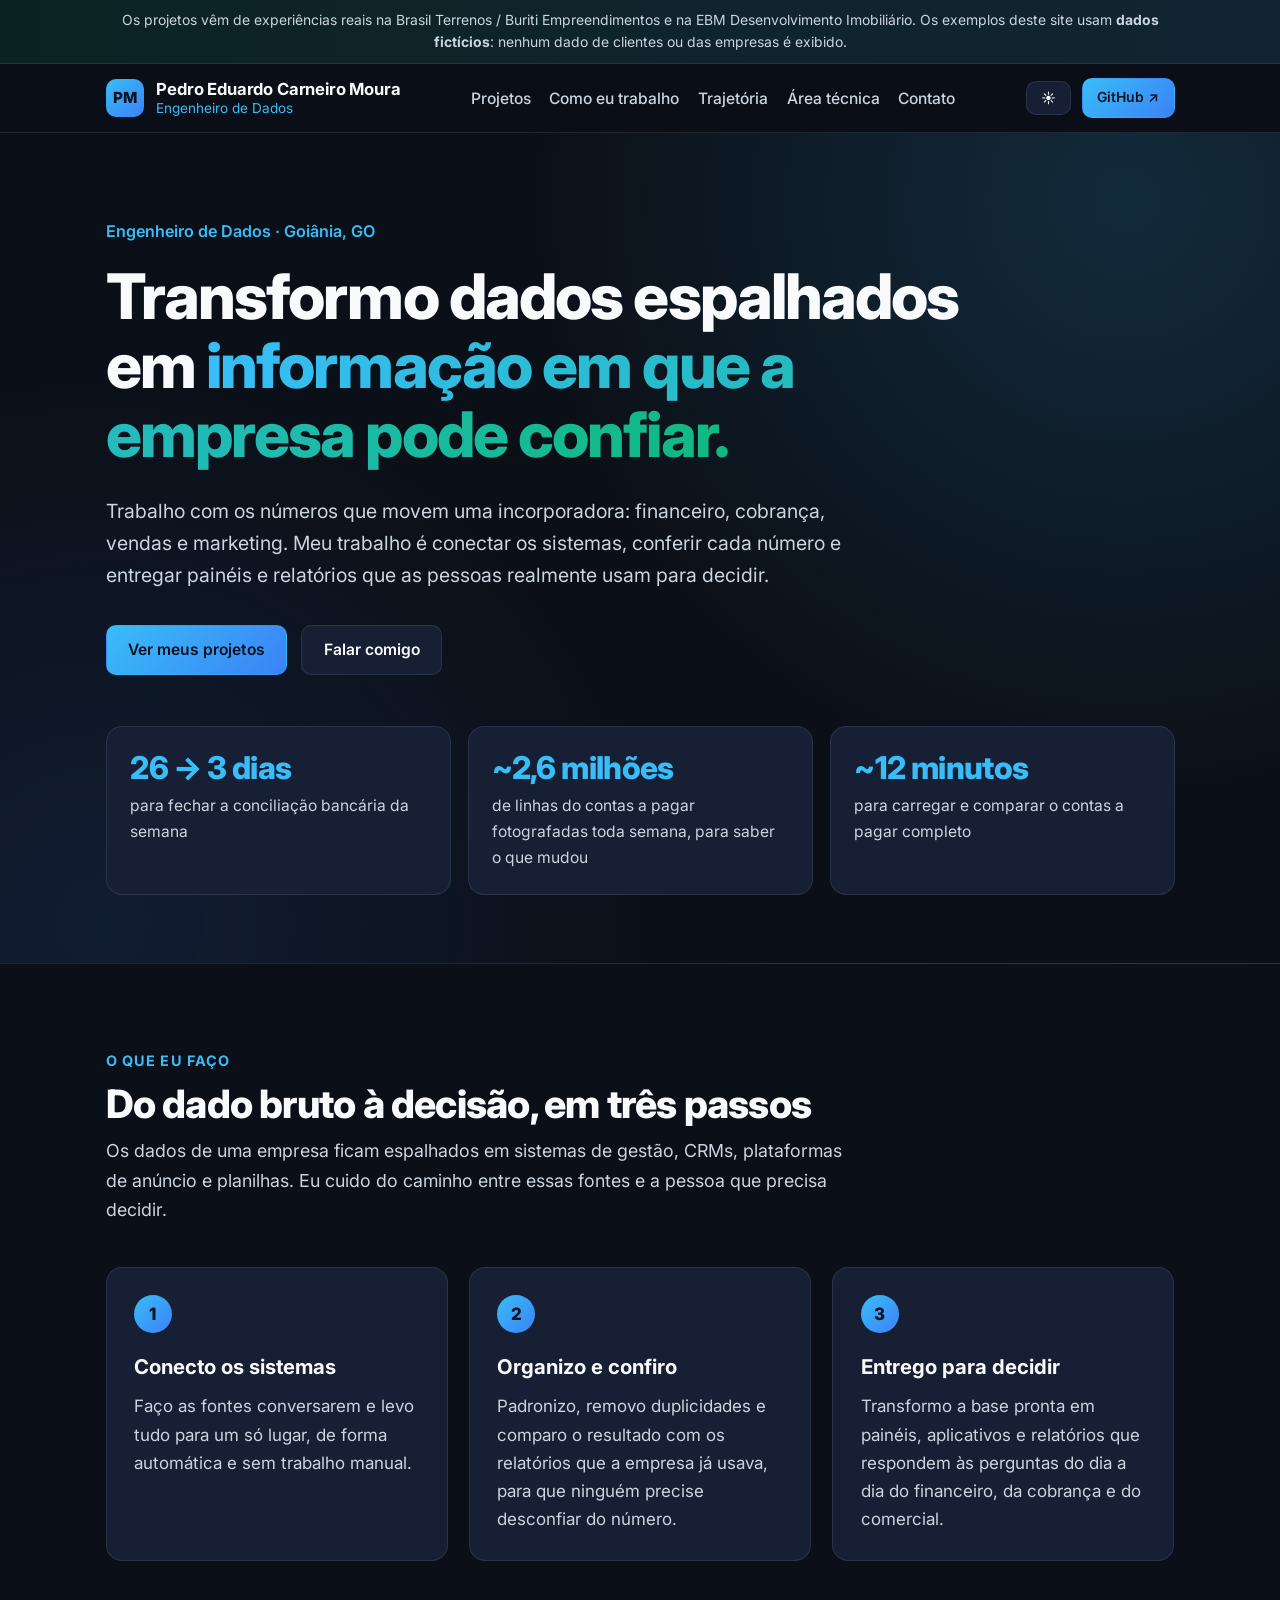
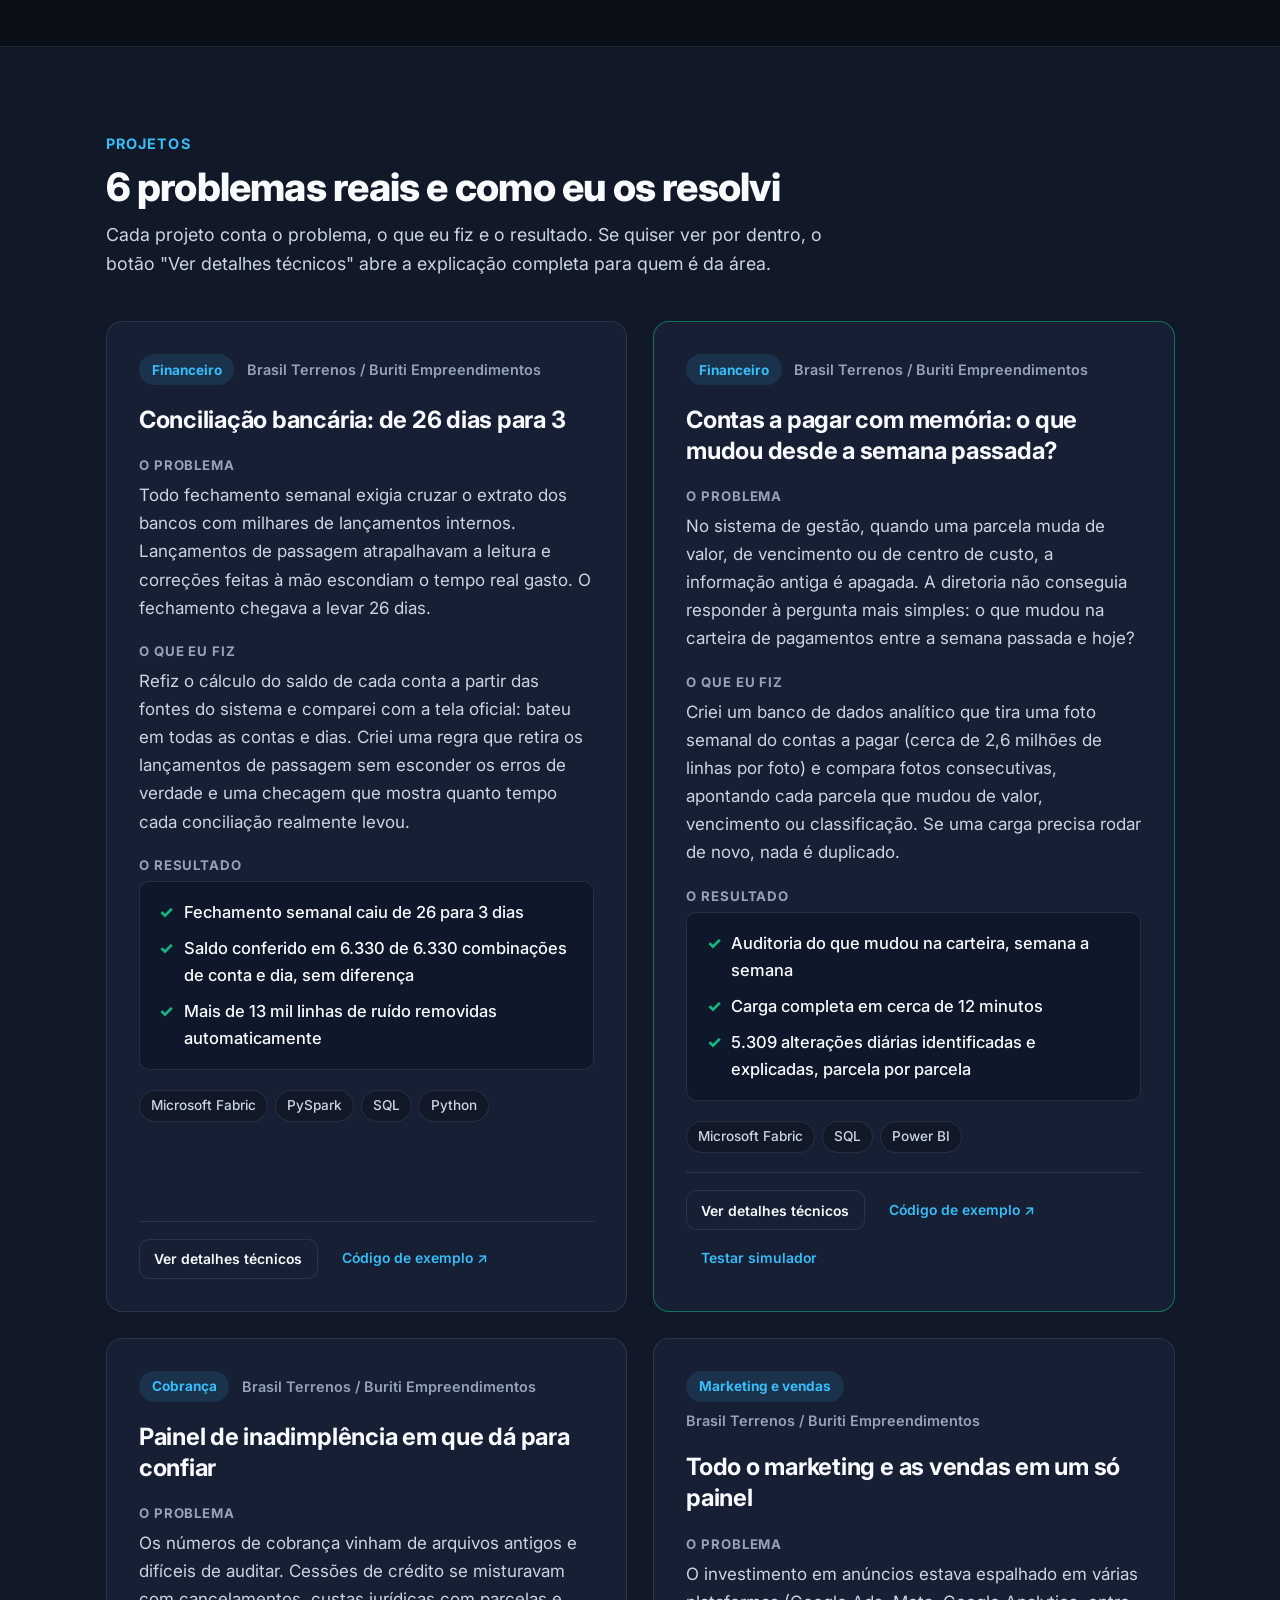
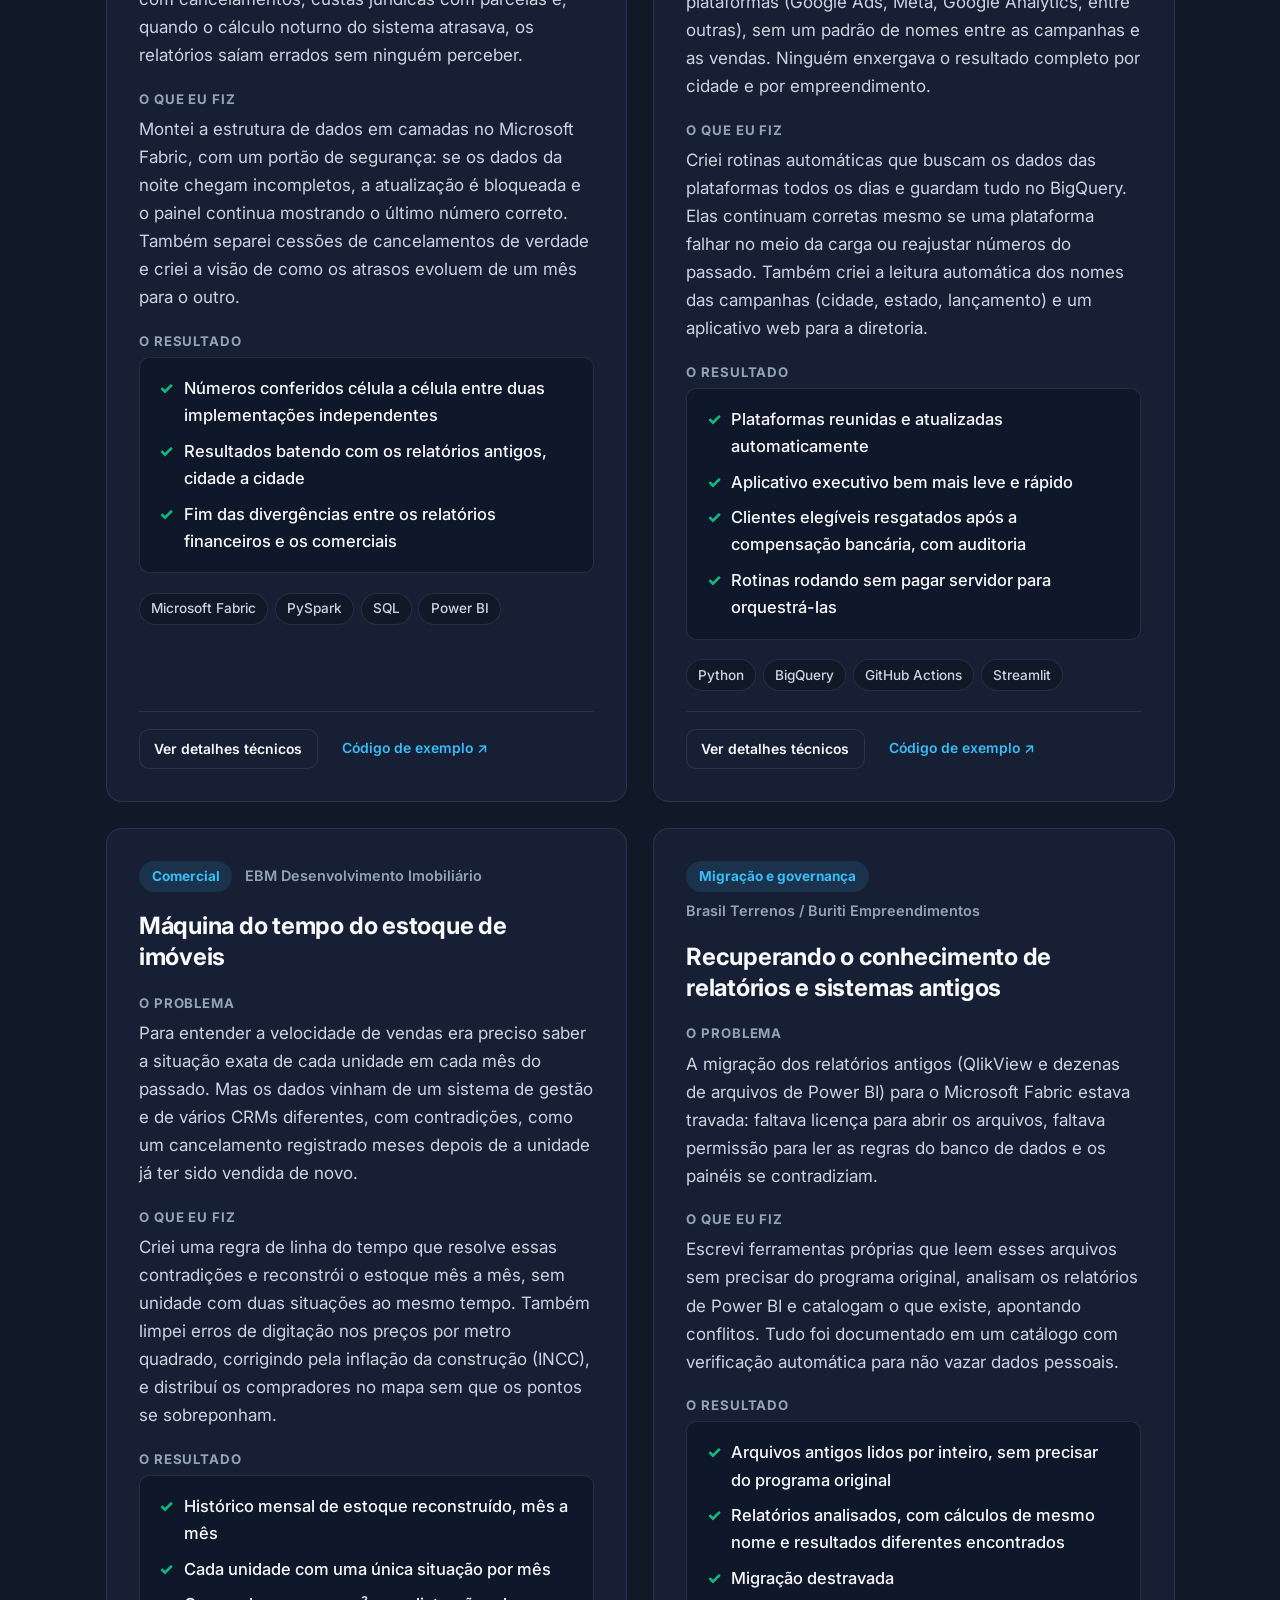
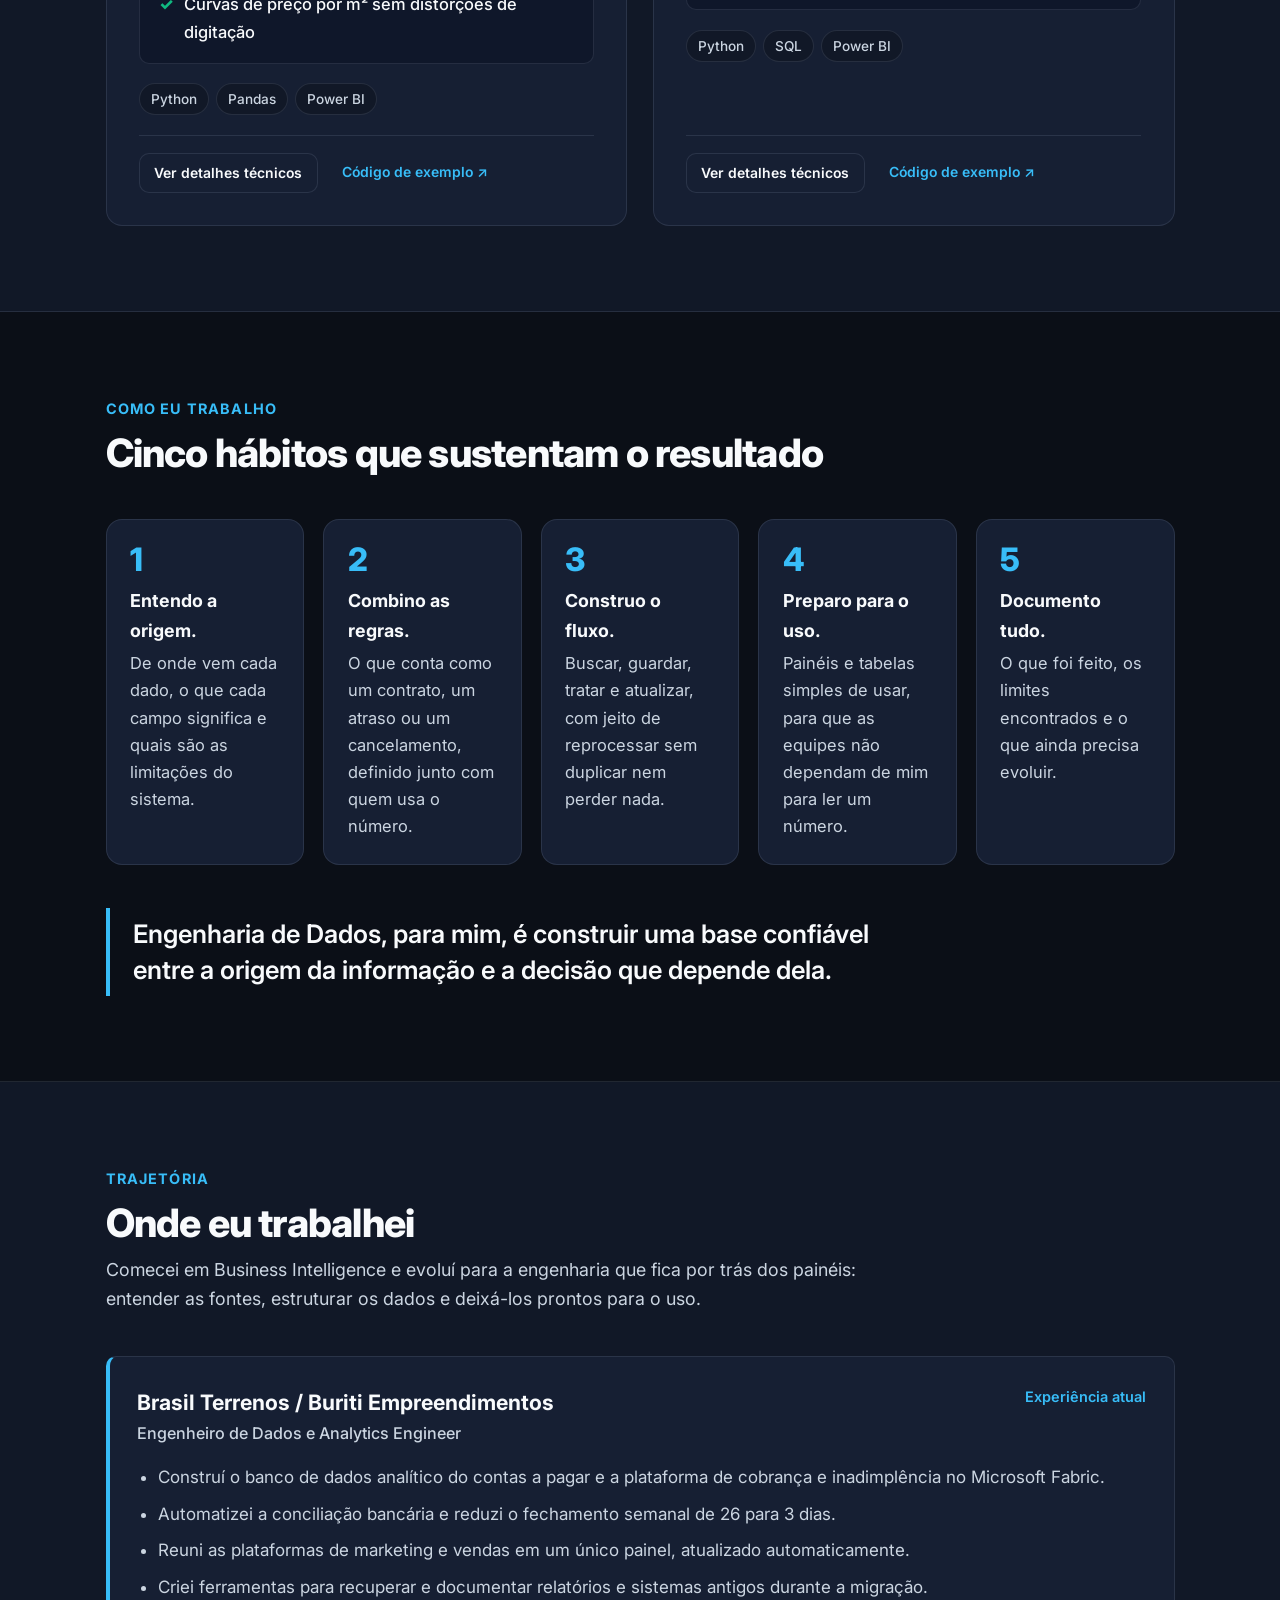
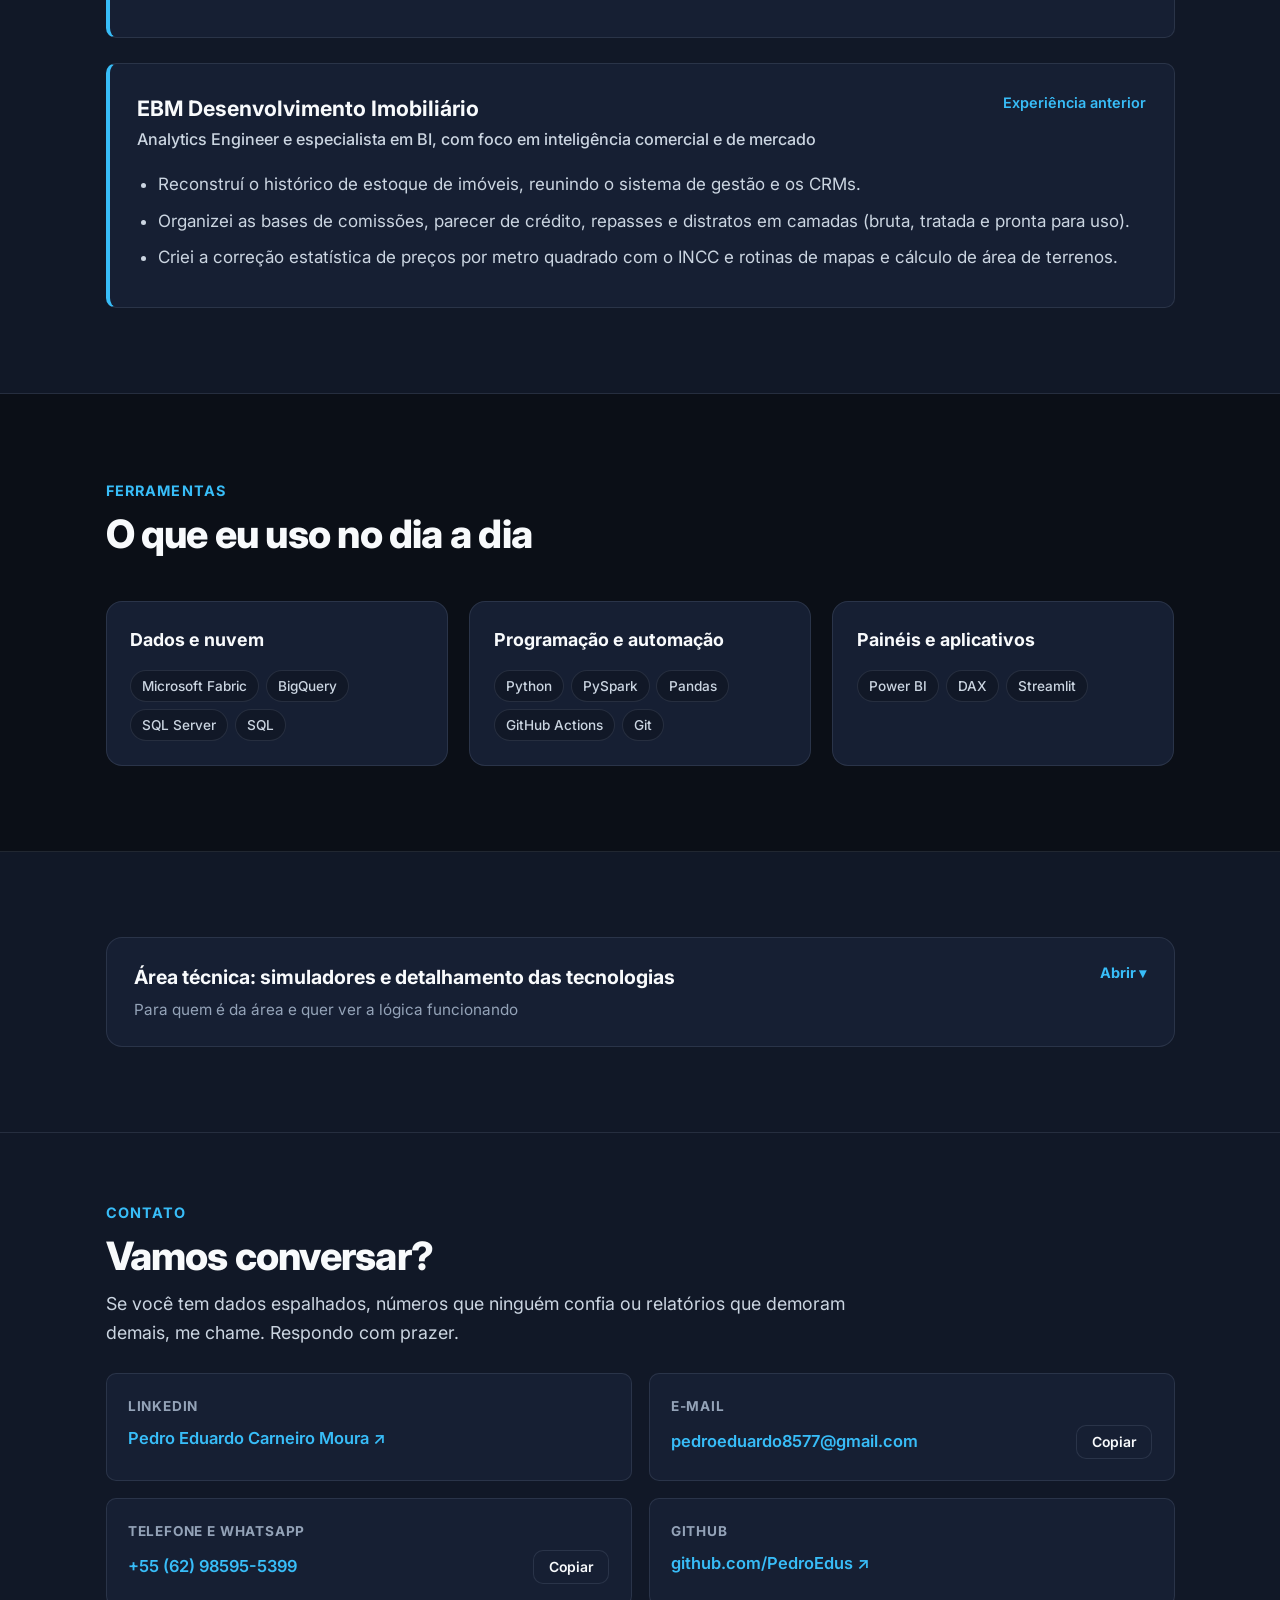
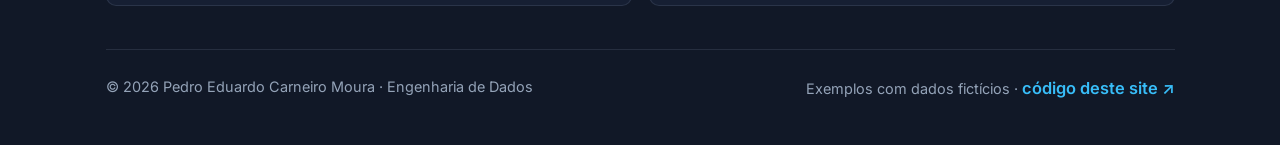
<file: portfolio-site/index.html>
<!DOCTYPE html>
<html lang="pt-BR" data-theme="dark">
<head>
  <meta charset="UTF-8" />
  <meta name="viewport" content="width=device-width, initial-scale=1.0" />
  <title>Pedro Eduardo Carneiro Moura | Engenheiro de Dados</title>
  <meta name="description" content="Engenheiro de Dados em Goiânia. Conecto os sistemas da empresa, confiro os números e entrego painéis e relatórios confiáveis para financeiro, cobrança, vendas e marketing." />
  <meta name="theme-color" content="#0b0f17" />
  <link rel="canonical" href="https://pedroedus.github.io/portifolio/" />

  <meta property="og:type" content="website" />
  <meta property="og:locale" content="pt_BR" />
  <meta property="og:title" content="Pedro Eduardo Carneiro Moura | Engenheiro de Dados" />
  <meta property="og:description" content="Transformo dados espalhados em informação em que a empresa pode confiar. Veja 6 projetos explicados em linguagem simples." />
  <meta property="og:url" content="https://pedroedus.github.io/portifolio/" />
  <meta property="og:image" content="https://pedroedus.github.io/portifolio/assets/img/og.jpg" />
  <meta property="og:image:width" content="1200" />
  <meta property="og:image:height" content="630" />
  <meta name="twitter:card" content="summary_large_image" />

  <link rel="preconnect" href="https://fonts.googleapis.com">
  <link rel="preconnect" href="https://fonts.gstatic.com" crossorigin>
  <link href="https://fonts.googleapis.com/css2?family=Inter:wght@400;500;600;700;800&family=JetBrains+Mono:wght@400;600;700&display=swap" rel="stylesheet">
  <link rel="stylesheet" href="assets/css/styles.css" />
</head>
<body>

  <div class="topnote">
    <div class="container">
      Os projetos vêm de experiências reais na Brasil Terrenos / Buriti Empreendimentos e na EBM Desenvolvimento Imobiliário. Os exemplos deste site usam <strong>dados fictícios</strong>: nenhum dado de clientes ou das empresas é exibido.
    </div>
  </div>

  <header class="navbar">
    <div class="container nav-inner">
      <a href="#topo" class="brand">
        <div class="brand-mark">PM</div>
        <div class="brand-text">
          <span class="brand-name">Pedro Eduardo Carneiro Moura</span>
          <span class="brand-role">Engenheiro de Dados</span>
        </div>
      </a>

      <nav aria-label="Seções do site">
        <ul class="nav-links">
          <li><a href="#projetos">Projetos</a></li>
          <li><a href="#como-trabalho">Como eu trabalho</a></li>
          <li><a href="#trajetoria">Trajetória</a></li>
          <li><a href="#area-tecnica" onclick="openTechArea()">Área técnica</a></li>
          <li><a href="#contato">Contato</a></li>
        </ul>
      </nav>

      <div class="nav-actions">
        <button id="theme-toggle-btn" type="button" class="btn btn-outline btn-sm" onclick="toggleTheme()" aria-label="Alternar entre tema claro e escuro" title="Alternar tema"><span class="theme-icon" aria-hidden="true">☀</span><span class="theme-text"> Modo claro</span></button>
        <a href="https://github.com/PedroEdus" target="_blank" rel="noopener noreferrer" class="btn btn-primary btn-sm">GitHub ↗</a>
      </div>
    </div>
  </header>

  <main>
    <section id="topo" class="hero">
      <div class="container">
        <p class="hero-eyebrow">Engenheiro de Dados · Goiânia, GO</p>
        <h1 class="hero-title">
          Transformo dados espalhados em <span>informação em que a empresa pode confiar.</span>
        </h1>
        <p class="hero-subtitle">
          Trabalho com os números que movem uma incorporadora: financeiro, cobrança, vendas e marketing. Meu trabalho é conectar os sistemas, conferir cada número e entregar painéis e relatórios que as pessoas realmente usam para decidir.
        </p>

        <div class="hero-actions">
          <a href="#projetos" class="btn btn-primary">Ver meus projetos</a>
          <a href="#contato" class="btn btn-outline">Falar comigo</a>
        </div>

        <div class="numbers" aria-label="Alguns resultados">
          <div class="number-card">
            <div class="number-value">26 → 3 dias</div>
            <div class="number-label">para fechar a conciliação bancária da semana</div>
          </div>
          <div class="number-card">
            <div class="number-value">~2,6 milhões</div>
            <div class="number-label">de linhas do contas a pagar fotografadas toda semana, para saber o que mudou</div>
          </div>
          <div class="number-card">
            <div class="number-value">~12 minutos</div>
            <div class="number-label">para carregar e comparar o contas a pagar completo</div>
          </div>
        </div>
      </div>
    </section>

    <section id="o-que-faco" class="section">
      <div class="container">
        <div class="section-header">
          <span class="section-tag">O que eu faço</span>
          <h2 class="section-title">Do dado bruto à decisão, em três passos</h2>
          <p class="section-desc">
            Os dados de uma empresa ficam espalhados em sistemas de gestão, CRMs, plataformas de anúncio e planilhas. Eu cuido do caminho entre essas fontes e a pessoa que precisa decidir.
          </p>
        </div>

        <div class="steps">
          <div class="step-card">
            <div class="step-num">1</div>
            <h3>Conecto os sistemas</h3>
            <p>Faço as fontes conversarem e levo tudo para um só lugar, de forma automática e sem trabalho manual.</p>
          </div>
          <div class="step-card">
            <div class="step-num">2</div>
            <h3>Organizo e confiro</h3>
            <p>Padronizo, removo duplicidades e comparo o resultado com os relatórios que a empresa já usava, para que ninguém precise desconfiar do número.</p>
          </div>
          <div class="step-card">
            <div class="step-num">3</div>
            <h3>Entrego para decidir</h3>
            <p>Transformo a base pronta em painéis, aplicativos e relatórios que respondem às perguntas do dia a dia do financeiro, da cobrança e do comercial.</p>
          </div>
        </div>
      </div>
    </section>

    <section id="projetos" class="section alt">
      <div class="container">
        <div class="section-header">
          <span class="section-tag">Projetos</span>
          <h2 class="section-title">6 problemas reais e como eu os resolvi</h2>
          <p class="section-desc">
            Cada projeto conta o problema, o que eu fiz e o resultado. Se quiser ver por dentro, o botão "Ver detalhes técnicos" abre a explicação completa para quem é da área.
          </p>
        </div>

        <div id="projects-grid" class="case-grid"></div>
      </div>
    </section>

    <section id="como-trabalho" class="section">
      <div class="container">
        <div class="section-header">
          <span class="section-tag">Como eu trabalho</span>
          <h2 class="section-title">Cinco hábitos que sustentam o resultado</h2>
        </div>

        <ol class="how">
          <li><strong>Entendo a origem.</strong> De onde vem cada dado, o que cada campo significa e quais são as limitações do sistema.</li>
          <li><strong>Combino as regras.</strong> O que conta como um contrato, um atraso ou um cancelamento, definido junto com quem usa o número.</li>
          <li><strong>Construo o fluxo.</strong> Buscar, guardar, tratar e atualizar, com jeito de reprocessar sem duplicar nem perder nada.</li>
          <li><strong>Preparo para o uso.</strong> Painéis e tabelas simples de usar, para que as equipes não dependam de mim para ler um número.</li>
          <li><strong>Documento tudo.</strong> O que foi feito, os limites encontrados e o que ainda precisa evoluir.</li>
        </ol>

        <blockquote class="quote">
          Engenharia de Dados, para mim, é construir uma base confiável entre a origem da informação e a decisão que depende dela.
        </blockquote>
      </div>
    </section>

    <section id="trajetoria" class="section alt">
      <div class="container">
        <div class="section-header">
          <span class="section-tag">Trajetória</span>
          <h2 class="section-title">Onde eu trabalhei</h2>
          <p class="section-desc">
            Comecei em Business Intelligence e evoluí para a engenharia que fica por trás dos painéis: entender as fontes, estruturar os dados e deixá-los prontos para o uso.
          </p>
        </div>

        <div class="timeline">
          <div class="timeline-card">
            <div class="timeline-meta">
              <div>
                <div class="timeline-company">Brasil Terrenos / Buriti Empreendimentos</div>
                <div class="timeline-role">Engenheiro de Dados e Analytics Engineer</div>
              </div>
              <span class="timeline-period">Experiência atual</span>
            </div>
            <ul class="timeline-list">
              <li>Construí o banco de dados analítico do contas a pagar e a plataforma de cobrança e inadimplência no Microsoft Fabric.</li>
              <li>Automatizei a conciliação bancária e reduzi o fechamento semanal de 26 para 3 dias.</li>
              <li>Reuni as plataformas de marketing e vendas em um único painel, atualizado automaticamente.</li>
              <li>Criei ferramentas para recuperar e documentar relatórios e sistemas antigos durante a migração.</li>
            </ul>
          </div>

          <div class="timeline-card">
            <div class="timeline-meta">
              <div>
                <div class="timeline-company">EBM Desenvolvimento Imobiliário</div>
                <div class="timeline-role">Analytics Engineer e especialista em BI, com foco em inteligência comercial e de mercado</div>
              </div>
              <span class="timeline-period">Experiência anterior</span>
            </div>
            <ul class="timeline-list">
              <li>Reconstruí o histórico de estoque de imóveis, reunindo o sistema de gestão e os CRMs.</li>
              <li>Organizei as bases de comissões, parecer de crédito, repasses e distratos em camadas (bruta, tratada e pronta para uso).</li>
              <li>Criei a correção estatística de preços por metro quadrado com o INCC e rotinas de mapas e cálculo de área de terrenos.</li>
            </ul>
          </div>
        </div>
      </div>
    </section>

    <section id="ferramentas" class="section">
      <div class="container">
        <div class="section-header">
          <span class="section-tag">Ferramentas</span>
          <h2 class="section-title">O que eu uso no dia a dia</h2>
        </div>

        <div class="tool-groups">
          <div class="tool-group">
            <h3>Dados e nuvem</h3>
            <div class="chips">
              <span class="chip">Microsoft Fabric</span><span class="chip">BigQuery</span><span class="chip">SQL Server</span><span class="chip">SQL</span>
            </div>
          </div>
          <div class="tool-group">
            <h3>Programação e automação</h3>
            <div class="chips">
              <span class="chip">Python</span><span class="chip">PySpark</span><span class="chip">Pandas</span><span class="chip">GitHub Actions</span><span class="chip">Git</span>
            </div>
          </div>
          <div class="tool-group">
            <h3>Painéis e aplicativos</h3>
            <div class="chips">
              <span class="chip">Power BI</span><span class="chip">DAX</span><span class="chip">Streamlit</span>
            </div>
          </div>
        </div>
      </div>
    </section>

    <section class="section alt">
      <div class="container">
        <details id="area-tecnica" class="tech-details">
          <summary>
            <span>Área técnica: simuladores e detalhamento das tecnologias</span>
            <small>Para quem é da área e quer ver a lógica funcionando</small>
          </summary>

          <div class="tech-body">
            <h3 class="tech-heading">Simuladores</h3>
            <p class="section-desc">
              Três exemplos que rodam no navegador com dados fictícios: a comparação semanal do contas a pagar, o portão de segurança da atualização de cobrança e a limpeza de lançamentos na conciliação bancária.
            </p>

      <div class="sim-tabs">
        <button class="sim-tab active" onclick="switchSimulatorTab('dw', this)">
          1. DW Financeiro: Snapshots Semanais & Diff Engine (Destaque)
        </button>
        <button class="sim-tab" onclick="switchSimulatorTab('lakehouse', this)">
          2. Lakehouse Recebíveis: Gate ProUAU ≥ 99,5% & Matriz Roll-Rate
        </button>
        <button class="sim-tab" onclick="switchSimulatorTab('conciliacao', this)">
          3. Conciliação Bancária: Pares Tipo 5/6 & Detecção In-Place
        </button>
      </div>

      <div id="simulator-Mount" class="simulator-panel"></div>

            <h3 class="tech-heading">Tecnologias, em detalhe</h3>
            <p class="section-desc">
              Cada tecnologia abaixo está ligada ao projeto em que foi usada.
            </p>

      <div class="stack-columns">
        <div class="stack-group">
          <h3>01 // Cloud Lakehouse & Data Warehousing</h3>
          <div class="stack-item">
            <div class="stack-item-top">
              <span>Microsoft Fabric (Lakehouse & Warehouse)</span>
              <span class="stack-level">Cases 01, 02, 03</span>
            </div>
            <p style="font-size: 0.8rem; color: var(--text-secondary);">Arquitetura Medallion (Bronze/Silver/Gold), Warehouse T-SQL transacional (<code>wh_ctl_inad</code>, <code>wh_dw_financeiro</code>) e Direct Lake.</p>
          </div>
          <div class="stack-item">
            <div class="stack-item-top">
              <span>PySpark & Delta Lake</span>
              <span class="stack-level">Cases 01, 02</span>
            </div>
            <p style="font-size: 0.8rem; color: var(--text-secondary);">Escrita idempotente com <code>replaceWhere</code> para fotos mensais, contratos declarativos e deduplicação distribuída.</p>
          </div>
          <div class="stack-item">
            <div class="stack-item-top">
              <span>T-SQL Avançado (Snapshots, Diff & Contratos)</span>
              <span class="stack-level">Cases 01, 02, 03, 05</span>
            </div>
            <p style="font-size: 0.8rem; color: var(--text-secondary);">Procedures de controle transacional, guarda de contrato via <code>sys.columns</code>, dimensões acumulativas sem órfãos e motor de diff <code>mudanca_parcela</code>.</p>
          </div>
          <div class="stack-item">
            <div class="stack-item-top">
              <span>Google BigQuery & Azure OneLake</span>
              <span class="stack-level">Cases 01, 04</span>
            </div>
            <p style="font-size: 0.8rem; color: var(--text-secondary);">Tabelas particionadas e clusterizadas, <code>MERGE</code> com janela móvel de lookback e leitura colunar Parquet com PyArrow.</p>
          </div>
        </div>

        <div class="stack-group">
          <h3>02 // Engenharia de Software, Ingestão & Automação</h3>
          <div class="stack-item">
            <div class="stack-item-top">
              <span>Python 3.11+ (Pandas 3.0, NumPy Bitwise)</span>
              <span class="stack-level">Cases 01 a 06</span>
            </div>
            <p style="font-size: 0.8rem; color: var(--text-secondary);">Processamento vetorizado, descompactação binária bit-stuffed em NumPy, cache <code>@lru_cache</code> e otimização de tipos categóricos para reduzir o uso de memória.</p>
          </div>
          <div class="stack-item">
            <div class="stack-item-top">
              <span>Orquestração: Fabric Pipelines & GitHub Actions</span>
              <span class="stack-level">Cases 01, 02, 03, 04</span>
            </div>
            <p style="font-size: 0.8rem; color: var(--text-secondary);">Pipelines parametrizados com proteção de fuso horário BRT, cron workflows serverless, backoff exponencial e proteção transacional de watermark.</p>
          </div>
          <div class="stack-item">
            <div class="stack-item-top">
              <span>Integração de APIs (gRPC, Graph, REST, OData4)</span>
              <span class="stack-level">Cases 04, 06</span>
            </div>
            <p style="font-size: 0.8rem; color: var(--text-secondary);">Google Ads v20 (descoberta automática MCC via GAQL), Meta Graph API v19, GA4 Admin/Data API, Publya, QRFY, CRM comercial e BCB OData4 (INCC).</p>
          </div>
          <div class="stack-item">
            <div class="stack-item-top">
              <span>Engenharia de Qualidade & Testes (Pytest)</span>
              <span class="stack-level">Cases 01 a 06</span>
            </div>
            <p style="font-size: 0.8rem; color: var(--text-secondary);">Testes automatizados de paridade célula a célula (6.330 conta×dias na Conciliação), invariantes de estado e bloqueio anti-PII.</p>
          </div>
        </div>

        <div class="stack-group">
          <h3>03 // Analytics Engineering, BI & Data Apps</h3>
          <div class="stack-item">
            <div class="stack-item-top">
              <span>Modelagem Star Schema, Roll-Rate & Coortes</span>
              <span class="stack-level">Cases 01, 02, 03, 06</span>
            </div>
            <p style="font-size: 0.8rem; color: var(--text-secondary);">Modelagem dimensional limpa separando fatos contratuais, custas, cadeias de cessão, matrizes de transição $M \to M+1$ e máquinas de estados temporais.</p>
          </div>
          <div class="stack-item">
            <div class="stack-item-top">
              <span>Power BI Direct Lake, DAX & Formato PBIR/TMDL</span>
              <span class="stack-level">Cases 01, 03, 05</span>
            </div>
            <p style="font-size: 0.8rem; color: var(--text-secondary);">Construção de modelos semânticos Direct Lake (46 medidas DAX no DW Financeiro) e auditoria estática automatizada de medidas DAX.</p>
          </div>
          <div class="stack-item">
            <div class="stack-item-top">
              <span>Streamlit Data Apps & Visualização Executiva</span>
              <span class="stack-level">Case 04</span>
            </div>
            <p style="font-size: 0.8rem; color: var(--text-secondary);">Aplicações analíticas full-stack com funis SVG customizados via Data URI, matrizes hierárquicas HTML/CSS e cache sincronizado com as janelas do ETL.</p>
          </div>
          <div class="stack-item">
            <div class="stack-item-top">
              <span>Estatística Aplicada & Geoprocessamento</span>
              <span class="stack-level">Case 06</span>
            </div>
            <p style="font-size: 0.8rem; color: var(--text-secondary);">Suavização de outliers por faixas com mediana móvel anual e curva INCC, distância de Haversine, dispersão polar sem colisão e área via Gauss/Shoelace.</p>
          </div>
        </div>
      </div>
          </div>
        </details>
      </div>
    </section>
  </main>

  <footer id="contato" class="footer">
    <div class="container">
      <div class="section-header" style="margin-bottom: 1rem;">
        <span class="section-tag">Contato</span>
        <h2 class="section-title">Vamos conversar?</h2>
        <p class="section-desc">
          Se você tem dados espalhados, números que ninguém confia ou relatórios que demoram demais, me chame. Respondo com prazer.
        </p>
      </div>

      <div id="copy-toast" role="status" aria-live="polite" style="display:none; margin-bottom: 1rem; padding: 0.5rem 1rem; background: rgba(16,185,129,0.2); border: 1px solid var(--accent-emerald); color: var(--accent-emerald); border-radius: 6px; font-size: 0.85rem;"></div>

      <div class="contact-cards">
        <div class="contact-card">
          <span class="contact-label">LinkedIn</span>
          <a href="https://www.linkedin.com/in/pedro-eduardo-carneiro-moura-183612179/" target="_blank" rel="noopener noreferrer" class="contact-val">
            Pedro Eduardo Carneiro Moura ↗
          </a>
        </div>

        <div class="contact-card">
          <span class="contact-label">E-mail</span>
          <div class="contact-row">
            <a href="mailto:pedroeduardo8577@gmail.com" class="contact-val" id="contact-email">pedroeduardo8577@gmail.com</a>
            <button type="button" class="btn btn-outline btn-sm" onclick="copyContact(document.getElementById('contact-email').textContent, 'E-mail')">Copiar</button>
          </div>
        </div>

        <div class="contact-card">
          <span class="contact-label">Telefone e WhatsApp</span>
          <div class="contact-row">
            <a href="tel:+5562985955399" class="contact-val" id="contact-phone">+55 (62) 98595-5399</a>
            <button type="button" class="btn btn-outline btn-sm" onclick="copyContact(document.getElementById('contact-phone').textContent, 'Telefone')">Copiar</button>
          </div>
        </div>

        <div class="contact-card">
          <span class="contact-label">GitHub</span>
          <a href="https://github.com/PedroEdus" target="_blank" rel="noopener noreferrer" class="contact-val">
            github.com/PedroEdus ↗
          </a>
        </div>
      </div>

      <div class="footer-bottom">
        <div>© 2026 Pedro Eduardo Carneiro Moura · Engenharia de Dados</div>
        <div>Exemplos com dados fictícios · <a class="contact-val" href="https://github.com/PedroEdus/portifolio" target="_blank" rel="noopener noreferrer">código deste site ↗</a></div>
      </div>
    </div>
  </footer>

  <div id="project-modal" class="modal-backdrop" role="dialog" aria-modal="true" aria-label="Detalhes técnicos do projeto">
    <div class="modal-content">
      <button type="button" class="modal-close" onclick="closeProjectModal()">✕ Fechar (Esc)</button>
      <div id="modal-body"></div>
    </div>
  </div>

  <script src="assets/js/app.js"></script>
  <script src="assets/js/cases.js"></script>
</body>
</html>
</file>
<file: portfolio-site/assets/css/styles.css>
/* ==========================================================================
   Tokens
   ========================================================================== */
:root {
  --bg-primary: #0b0f17;
  --bg-secondary: #111827;
  --bg-card: #161f33;
  --bg-card-hover: #1c2740;
  --bg-elevated: #0f172a;
  --border-subtle: rgba(148, 163, 184, 0.16);
  --border-highlight: rgba(56, 189, 248, 0.45);
  --text-primary: #f8fafc;
  --text-secondary: #cbd5e1;
  --text-muted: #94a3b8;
  --accent-cyan: #38bdf8;
  --accent-blue: #3b82f6;
  --accent-emerald: #10b981;
  --accent-amber: #f59e0b;
  --accent-rose: #f43f5e;
  --accent-purple: #a855f7;
  --on-accent: #08111f;
  --font-sans: 'Inter', -apple-system, BlinkMacSystemFont, 'Segoe UI', Roboto, sans-serif;
  --font-mono: 'JetBrains Mono', 'Fira Code', Consolas, monospace;
  --shadow-lg: 0 20px 45px -15px rgba(2, 6, 23, 0.75);
  --radius-md: 10px;
  --radius-lg: 16px;
}

[data-theme="light"] {
  --bg-primary: #f8fafc;
  --bg-secondary: #f1f5f9;
  --bg-card: #ffffff;
  --bg-card-hover: #f8fafc;
  --bg-elevated: #eef2f7;
  --border-subtle: rgba(15, 23, 42, 0.12);
  --border-highlight: rgba(2, 132, 199, 0.5);
  --text-primary: #0f172a;
  --text-secondary: #334155;
  --text-muted: #64748b;
  --accent-cyan: #0369a1;
  --accent-blue: #2563eb;
  --accent-emerald: #047857;
  --accent-amber: #b45309;
  --accent-rose: #be123c;
  --accent-purple: #6d28d9;
  --on-accent: #ffffff;
  --shadow-lg: 0 15px 35px -10px rgba(15, 23, 42, 0.12);
}

* {
  box-sizing: border-box;
  margin: 0;
  padding: 0;
}

html {
  scroll-behavior: smooth;
  font-size: 17px;
}

body {
  font-family: var(--font-sans);
  background-color: var(--bg-primary);
  color: var(--text-primary);
  line-height: 1.65;
  overflow-x: hidden;
  transition: background-color 0.2s ease, color 0.2s ease;
}

body.modal-open {
  overflow: hidden;
}

[id] {
  scroll-margin-top: 110px;
}

.container {
  max-width: 1120px;
  margin: 0 auto;
  padding: 0 1.5rem;
}

a:focus-visible,
button:focus-visible,
summary:focus-visible {
  outline: 3px solid var(--accent-cyan);
  outline-offset: 2px;
}

/* ==========================================================================
   Aviso no topo
   ========================================================================== */
.topnote {
  background: linear-gradient(90deg, rgba(16, 185, 129, 0.12), rgba(56, 189, 248, 0.12));
  border-bottom: 1px solid var(--border-subtle);
  font-size: 0.82rem;
  color: var(--text-secondary);
  padding: 0.5rem 0;
  text-align: center;
}

/* ==========================================================================
   Cabeçalho
   ========================================================================== */
.navbar {
  position: sticky;
  top: 0;
  z-index: 100;
  background: rgba(11, 15, 23, 0.88);
  backdrop-filter: blur(12px);
  border-bottom: 1px solid var(--border-subtle);
}

[data-theme="light"] .navbar {
  background: rgba(248, 250, 252, 0.9);
}

.nav-inner {
  display: flex;
  align-items: center;
  justify-content: space-between;
  gap: 1rem 1.5rem;
  min-height: 68px;
  flex-wrap: wrap;
  padding-top: 0.5rem;
  padding-bottom: 0.5rem;
}

.brand {
  display: flex;
  align-items: center;
  gap: 0.75rem;
  text-decoration: none;
  color: var(--text-primary);
}

.brand-mark {
  width: 38px;
  height: 38px;
  flex: none;
  border-radius: 10px;
  background: linear-gradient(135deg, var(--accent-cyan), var(--accent-blue));
  display: grid;
  place-items: center;
  font-weight: 800;
  color: var(--on-accent);
  font-size: 0.9rem;
}

.brand-text {
  display: flex;
  flex-direction: column;
  line-height: 1.25;
}

.brand-name {
  font-weight: 700;
  font-size: 0.98rem;
  letter-spacing: -0.01em;
}

.brand-role {
  font-size: 0.8rem;
  color: var(--accent-cyan);
}

.nav-links {
  display: flex;
  align-items: center;
  gap: 1.5rem;
  list-style: none;
}

.nav-links a {
  color: var(--text-secondary);
  text-decoration: none;
  font-size: 0.92rem;
  font-weight: 500;
  white-space: nowrap;
  transition: color 0.15s;
}

.nav-links a:hover {
  color: var(--accent-cyan);
}

.nav-actions {
  display: flex;
  align-items: center;
  gap: 0.6rem;
}

/* O botão de tema mostra só o ícone (o texto fica no aria-label/tooltip) para o cabeçalho caber em uma linha */
.theme-text {
  display: none;
}

.nav-links {
  gap: 1.1rem;
}

/* Celular e tablet: o menu vira uma linha rolável abaixo da marca */
@media (max-width: 960px) {
  .nav-inner nav {
    order: 3;
    width: 100%;
    overflow-x: auto;
    -webkit-overflow-scrolling: touch;
    padding-bottom: 0.25rem;
    scrollbar-width: none;
  }

  .nav-inner nav::-webkit-scrollbar {
    display: none;
  }

  .nav-links {
    gap: 1.25rem;
  }
}

@media (max-width: 520px) {
  .nav-inner {
    gap: 0.5rem;
  }

  .brand {
    flex: 1;
    min-width: 0;
  }

  .brand-name {
    font-size: 0.88rem;
  }

  .brand-role {
    display: none;
  }

  .nav-actions .btn-primary {
    display: none;
  }
}

/* ==========================================================================
   Botões
   ========================================================================== */
.btn {
  display: inline-flex;
  align-items: center;
  justify-content: center;
  gap: 0.5rem;
  padding: 0.65rem 1.25rem;
  border-radius: 10px;
  font-size: 0.92rem;
  font-weight: 600;
  text-decoration: none;
  cursor: pointer;
  border: 1px solid transparent;
  transition: all 0.18s ease;
  font-family: var(--font-sans);
}

.btn-primary {
  background: linear-gradient(135deg, var(--accent-cyan), var(--accent-blue));
  color: var(--on-accent);
}

.btn-primary:hover {
  transform: translateY(-1px);
  box-shadow: 0 8px 20px -6px rgba(56, 189, 248, 0.5);
}

.btn-outline {
  background: var(--bg-card);
  color: var(--text-primary);
  border-color: var(--border-subtle);
}

.btn-outline:hover {
  border-color: var(--accent-cyan);
  color: var(--accent-cyan);
}

.btn-ghost {
  background: transparent;
  color: var(--accent-cyan);
}

.btn-ghost:hover {
  background: rgba(56, 189, 248, 0.1);
}

.btn-sm {
  padding: 0.45rem 0.85rem;
  font-size: 0.82rem;
}

/* ==========================================================================
   Primeira tela
   ========================================================================== */
.hero {
  padding: 5rem 0 4rem;
  border-bottom: 1px solid var(--border-subtle);
  background:
    radial-gradient(circle at 88% 8%, rgba(56, 189, 248, 0.16), transparent 45%),
    radial-gradient(circle at 8% 95%, rgba(59, 130, 246, 0.12), transparent 40%);
}

.hero-eyebrow {
  font-size: 0.95rem;
  font-weight: 600;
  color: var(--accent-cyan);
  margin-bottom: 1rem;
}

.hero-title {
  font-size: clamp(2.1rem, 5vw, 3.7rem);
  font-weight: 800;
  letter-spacing: -0.03em;
  line-height: 1.1;
  margin-bottom: 1.5rem;
  max-width: 880px;
}

.hero-title span {
  background: linear-gradient(90deg, var(--accent-cyan), var(--accent-emerald));
  -webkit-background-clip: text;
  background-clip: text;
  -webkit-text-fill-color: transparent;
}

.hero-subtitle {
  font-size: 1.15rem;
  color: var(--text-secondary);
  max-width: 760px;
  margin-bottom: 2rem;
}

.hero-actions {
  display: flex;
  flex-wrap: wrap;
  gap: 0.85rem;
  margin-bottom: 3rem;
}

.numbers {
  display: grid;
  grid-template-columns: repeat(auto-fit, minmax(220px, 1fr));
  gap: 1rem;
}

.number-card {
  background: var(--bg-card);
  border: 1px solid var(--border-subtle);
  border-radius: var(--radius-lg);
  padding: 1.35rem 1.4rem;
}

.number-value {
  font-size: 1.85rem;
  font-weight: 800;
  letter-spacing: -0.02em;
  color: var(--accent-cyan);
  line-height: 1.15;
}

.number-label {
  font-size: 0.92rem;
  color: var(--text-secondary);
  margin-top: 0.4rem;
}

/* ==========================================================================
   Seções
   ========================================================================== */
.section {
  padding: 5rem 0;
  border-bottom: 1px solid var(--border-subtle);
}

.section.alt {
  background: var(--bg-secondary);
}

.section-header {
  display: flex;
  flex-direction: column;
  gap: 0.5rem;
  margin-bottom: 2.5rem;
}

.section-tag {
  font-size: 0.85rem;
  font-weight: 700;
  color: var(--accent-cyan);
  text-transform: uppercase;
  letter-spacing: 0.08em;
}

.section-title {
  font-size: clamp(1.7rem, 3.4vw, 2.3rem);
  font-weight: 800;
  letter-spacing: -0.02em;
  line-height: 1.2;
}

.section-desc {
  color: var(--text-secondary);
  max-width: 760px;
  font-size: 1.05rem;
}

/* ==========================================================================
   Três passos
   ========================================================================== */
.steps {
  display: grid;
  grid-template-columns: repeat(auto-fit, minmax(260px, 1fr));
  gap: 1.25rem;
}

.step-card {
  background: var(--bg-card);
  border: 1px solid var(--border-subtle);
  border-radius: var(--radius-lg);
  padding: 1.6rem;
}

.step-num {
  width: 38px;
  height: 38px;
  border-radius: 50%;
  display: grid;
  place-items: center;
  font-weight: 800;
  color: var(--on-accent);
  background: linear-gradient(135deg, var(--accent-cyan), var(--accent-blue));
  margin-bottom: 1rem;
}

.step-card h3 {
  font-size: 1.2rem;
  margin-bottom: 0.5rem;
}

.step-card p {
  color: var(--text-secondary);
}

/* ==========================================================================
   Projetos
   ========================================================================== */
.case-grid {
  display: grid;
  grid-template-columns: repeat(auto-fit, minmax(min(100%, 480px), 1fr));
  gap: 1.5rem;
}

.case-card {
  background: var(--bg-card);
  border: 1px solid var(--border-subtle);
  border-radius: var(--radius-lg);
  padding: 1.9rem;
  display: flex;
  flex-direction: column;
  gap: 1.15rem;
  transition: border-color 0.2s ease, box-shadow 0.2s ease;
}

.case-card:hover {
  border-color: var(--border-highlight);
  box-shadow: var(--shadow-lg);
}

.case-card.featured {
  border-color: rgba(16, 185, 129, 0.55);
}

.case-meta {
  display: flex;
  flex-wrap: wrap;
  align-items: center;
  gap: 0.4rem 0.75rem;
}

.case-company {
  font-size: 0.85rem;
  font-weight: 600;
  color: var(--text-muted);
}

.case-area {
  font-size: 0.8rem;
  font-weight: 700;
  color: var(--accent-cyan);
  background: rgba(56, 189, 248, 0.12);
  padding: 0.25rem 0.75rem;
  border-radius: 999px;
}

.case-title {
  font-size: 1.4rem;
  font-weight: 700;
  line-height: 1.3;
  letter-spacing: -0.01em;
}

.case-label {
  font-size: 0.78rem;
  font-weight: 700;
  text-transform: uppercase;
  letter-spacing: 0.07em;
  color: var(--text-muted);
  margin-bottom: 0.25rem;
}

.case-text {
  color: var(--text-secondary);
  font-size: 1rem;
}

.case-results {
  list-style: none;
  background: var(--bg-elevated);
  border: 1px solid var(--border-subtle);
  border-radius: var(--radius-md);
  padding: 1rem 1.15rem;
  display: flex;
  flex-direction: column;
  gap: 0.5rem;
}

.case-results li {
  display: flex;
  gap: 0.6rem;
  font-size: 0.97rem;
  font-weight: 500;
}

.case-results li::before {
  content: "✓";
  color: var(--accent-emerald);
  font-weight: 800;
  flex: none;
}

.chips {
  display: flex;
  flex-wrap: wrap;
  gap: 0.4rem;
}

.chip {
  font-size: 0.8rem;
  font-weight: 500;
  background: var(--bg-secondary);
  color: var(--text-secondary);
  border: 1px solid var(--border-subtle);
  padding: 0.22rem 0.65rem;
  border-radius: 999px;
}

.case-actions {
  display: flex;
  flex-wrap: wrap;
  gap: 0.5rem;
  margin-top: auto;
  padding-top: 1rem;
  border-top: 1px solid var(--border-subtle);
}

/* ==========================================================================
   Como eu trabalho
   ========================================================================== */
.how {
  list-style: none;
  counter-reset: how;
  display: grid;
  grid-template-columns: repeat(auto-fit, minmax(185px, 1fr));
  gap: 1.1rem;
  margin-bottom: 2.5rem;
}

.how li {
  counter-increment: how;
  background: var(--bg-card);
  border: 1px solid var(--border-subtle);
  border-radius: var(--radius-lg);
  padding: 1.4rem;
  color: var(--text-secondary);
  font-size: 0.97rem;
}

.how li::before {
  content: counter(how);
  display: block;
  font-size: 1.9rem;
  font-weight: 800;
  color: var(--accent-cyan);
  line-height: 1;
  margin-bottom: 0.6rem;
}

.how li strong {
  display: block;
  color: var(--text-primary);
  font-size: 1.05rem;
  margin-bottom: 0.3rem;
}

.quote {
  border-left: 4px solid var(--accent-cyan);
  padding: 0.5rem 0 0.5rem 1.4rem;
  font-size: clamp(1.15rem, 2.4vw, 1.5rem);
  font-weight: 600;
  line-height: 1.4;
  max-width: 820px;
}

/* ==========================================================================
   Trajetória
   ========================================================================== */
.timeline {
  display: flex;
  flex-direction: column;
  gap: 1.5rem;
}

.timeline-card {
  background: var(--bg-card);
  border: 1px solid var(--border-subtle);
  border-left: 4px solid var(--accent-cyan);
  border-radius: var(--radius-md);
  padding: 1.6rem;
}

.timeline-meta {
  display: flex;
  justify-content: space-between;
  flex-wrap: wrap;
  gap: 0.5rem;
  margin-bottom: 1rem;
}

.timeline-company {
  font-size: 1.25rem;
  font-weight: 700;
}

.timeline-role {
  color: var(--text-secondary);
  font-weight: 500;
  font-size: 0.95rem;
}

.timeline-period {
  font-size: 0.85rem;
  font-weight: 600;
  color: var(--accent-cyan);
}

.timeline-list {
  padding-left: 1.25rem;
  color: var(--text-secondary);
}

.timeline-list li {
  margin-bottom: 0.5rem;
}

/* ==========================================================================
   Ferramentas
   ========================================================================== */
.tool-groups {
  display: grid;
  grid-template-columns: repeat(auto-fit, minmax(260px, 1fr));
  gap: 1.25rem;
}

.tool-group {
  background: var(--bg-card);
  border: 1px solid var(--border-subtle);
  border-radius: var(--radius-lg);
  padding: 1.4rem;
}

.tool-group h3 {
  font-size: 1.05rem;
  margin-bottom: 0.9rem;
}

/* ==========================================================================
   Área técnica (recolhida)
   ========================================================================== */
.tech-details {
  background: var(--bg-card);
  border: 1px solid var(--border-subtle);
  border-radius: var(--radius-lg);
}

.tech-details summary {
  cursor: pointer;
  list-style: none;
  padding: 1.4rem 1.6rem;
  display: flex;
  flex-direction: column;
  gap: 0.2rem;
  font-weight: 700;
  font-size: 1.15rem;
}

.tech-details summary::-webkit-details-marker {
  display: none;
}

.tech-details summary::after {
  content: "Abrir ▾";
  position: absolute;
  right: 1.6rem;
  font-size: 0.85rem;
  color: var(--accent-cyan);
}

.tech-details summary {
  position: relative;
}

.tech-details[open] summary::after {
  content: "Fechar ▴";
}

.tech-details summary small {
  font-weight: 400;
  font-size: 0.9rem;
  color: var(--text-muted);
}

.tech-body {
  padding: 0 1.6rem 1.8rem;
  border-top: 1px solid var(--border-subtle);
}

.tech-heading {
  font-size: 1.3rem;
  margin: 1.8rem 0 0.4rem;
}

/* Simuladores */
.sim-tabs {
  display: flex;
  gap: 0.75rem;
  flex-wrap: wrap;
  margin: 1.25rem 0;
}

.sim-tab {
  background: var(--bg-elevated);
  color: var(--text-secondary);
  border: 1px solid var(--border-subtle);
  padding: 0.7rem 1.1rem;
  border-radius: var(--radius-md);
  font-weight: 600;
  font-size: 0.88rem;
  cursor: pointer;
  transition: all 0.15s;
  font-family: var(--font-sans);
  text-align: left;
}

.sim-tab.active {
  background: rgba(56, 189, 248, 0.14);
  color: var(--accent-cyan);
  border-color: var(--accent-cyan);
}

.simulator-panel {
  background: var(--bg-secondary);
  border: 1px solid var(--border-subtle);
  border-radius: var(--radius-lg);
  padding: 1.5rem;
}

.sim-header {
  display: flex;
  justify-content: space-between;
  align-items: flex-start;
  flex-wrap: wrap;
  gap: 1rem;
  margin-bottom: 1.25rem;
  padding-bottom: 1rem;
  border-bottom: 1px solid var(--border-subtle);
}

.sim-controls {
  display: flex;
  flex-wrap: wrap;
  gap: 0.65rem;
  margin-bottom: 1.25rem;
}

.sim-grid {
  display: grid;
  grid-template-columns: 1.3fr 1fr;
  gap: 1.25rem;
}

.sim-grid.two-col {
  grid-template-columns: 1fr 1fr;
}

@media (max-width: 960px) {
  .sim-grid,
  .sim-grid.two-col {
    grid-template-columns: 1fr;
  }
}

.sim-box {
  background: var(--bg-elevated);
  border: 1px solid var(--border-subtle);
  border-radius: var(--radius-md);
  padding: 1rem;
  overflow-x: auto;
}

.sim-box-title {
  font-family: var(--font-mono);
  font-size: 0.78rem;
  color: var(--accent-cyan);
  margin-bottom: 0.75rem;
  display: flex;
  justify-content: space-between;
  align-items: center;
}

.data-table {
  width: 100%;
  border-collapse: collapse;
  font-family: var(--font-mono);
  font-size: 0.76rem;
}

.data-table th,
.data-table td {
  padding: 0.5rem 0.6rem;
  text-align: left;
  border-bottom: 1px solid var(--border-subtle);
}

.data-table th {
  color: var(--text-muted);
  font-weight: 600;
  text-transform: uppercase;
  font-size: 0.68rem;
}

.badge-diff {
  display: inline-block;
  padding: 0.12rem 0.45rem;
  border-radius: 4px;
  font-size: 0.68rem;
  font-weight: 700;
}

.badge-diff.VALOR_ALTERADO { background: rgba(245, 158, 11, 0.2); color: var(--accent-amber); }
.badge-diff.VENCIMENTO_ALTERADO { background: rgba(56, 189, 248, 0.2); color: var(--accent-cyan); }
.badge-diff.RECLASSIFICADA_RATEIO { background: rgba(168, 85, 247, 0.2); color: var(--accent-purple); }
.badge-diff.INCLUIDA { background: rgba(16, 185, 129, 0.2); color: var(--accent-emerald); }
.badge-diff.EXCLUIDA { background: rgba(244, 63, 94, 0.2); color: var(--accent-rose); }

/* Matriz de tecnologias */
.stack-columns {
  display: grid;
  grid-template-columns: repeat(auto-fit, minmax(300px, 1fr));
  gap: 1.25rem;
  margin-top: 1.25rem;
}

.stack-group {
  background: var(--bg-secondary);
  border: 1px solid var(--border-subtle);
  border-radius: var(--radius-lg);
  padding: 1.4rem;
}

.stack-group h3 {
  font-size: 1rem;
  margin-bottom: 1rem;
  color: var(--accent-cyan);
}

.stack-item {
  padding: 0.75rem 0;
  border-bottom: 1px solid var(--border-subtle);
}

.stack-item:last-child {
  border-bottom: none;
}

.stack-item-top {
  display: flex;
  justify-content: space-between;
  gap: 0.75rem;
  font-weight: 600;
  font-size: 0.9rem;
  margin-bottom: 0.3rem;
}

.stack-level {
  font-family: var(--font-mono);
  font-size: 0.72rem;
  color: var(--accent-emerald);
  white-space: nowrap;
}

/* ==========================================================================
   Janela de detalhes técnicos
   ========================================================================== */
.modal-backdrop {
  position: fixed;
  inset: 0;
  background: rgba(2, 6, 23, 0.82);
  backdrop-filter: blur(6px);
  z-index: 200;
  display: none;
  align-items: center;
  justify-content: center;
  padding: 1rem;
}

.modal-backdrop.open {
  display: flex;
}

.modal-content {
  background: var(--bg-card);
  border: 1px solid var(--border-highlight);
  border-radius: var(--radius-lg);
  max-width: 980px;
  width: 100%;
  max-height: 92vh;
  overflow-y: auto;
  padding: 2rem;
  position: relative;
  box-shadow: var(--shadow-lg);
}

.modal-close {
  position: sticky;
  top: 0;
  float: right;
  background: var(--bg-elevated);
  color: var(--text-primary);
  border: 1px solid var(--border-subtle);
  border-radius: 8px;
  padding: 0.45rem 0.9rem;
  cursor: pointer;
  font-family: var(--font-sans);
  font-weight: 600;
  font-size: 0.85rem;
  z-index: 1;
}

.modal-head {
  margin-bottom: 1.5rem;
}

.modal-kicker {
  display: block;
  font-size: 0.8rem;
  font-weight: 700;
  text-transform: uppercase;
  letter-spacing: 0.07em;
  color: var(--accent-cyan);
  margin-bottom: 0.4rem;
}

.modal-head h2 {
  font-size: clamp(1.4rem, 3vw, 1.9rem);
  line-height: 1.25;
  margin-bottom: 0.75rem;
}

.modal-meta {
  font-size: 0.9rem;
  font-weight: 600;
  color: var(--text-muted);
  margin-bottom: 0.75rem;
}

.modal-lead {
  color: var(--text-secondary);
  font-size: 1.02rem;
  margin-bottom: 0.9rem;
}

.modal-note {
  background: rgba(16, 185, 129, 0.1);
  border: 1px solid rgba(16, 185, 129, 0.3);
  border-radius: 8px;
  padding: 0.7rem 1rem;
  font-size: 0.88rem;
  color: var(--text-secondary);
}

.modal-section {
  margin-bottom: 1.6rem;
}

.modal-section h4 {
  font-size: 0.85rem;
  text-transform: uppercase;
  letter-spacing: 0.06em;
  color: var(--accent-cyan);
  margin-bottom: 0.5rem;
}

.modal-p {
  color: var(--text-secondary);
  font-size: 0.95rem;
  margin-bottom: 0.6rem;
}

.modal-p.small {
  font-size: 0.88rem;
}

.arch-flow {
  display: flex;
  flex-wrap: wrap;
  align-items: center;
  gap: 0.5rem;
  background: var(--bg-elevated);
  padding: 1rem;
  border-radius: var(--radius-md);
  border: 1px solid var(--border-subtle);
  margin: 0.75rem 0 0.5rem;
}

.arch-node {
  background: var(--bg-card);
  border: 1px solid var(--border-highlight);
  padding: 0.5rem 0.8rem;
  border-radius: 6px;
  font-family: var(--font-mono);
  font-size: 0.76rem;
}

.arch-arrow {
  color: var(--accent-cyan);
  font-weight: bold;
}

.decision-box {
  background: var(--bg-elevated);
  border-left: 3px solid var(--accent-emerald);
  padding: 0.85rem 1rem;
  border-radius: 6px;
  margin-bottom: 0.65rem;
}

.decision-box strong {
  display: block;
  margin-bottom: 0.25rem;
  color: var(--text-primary);
  font-size: 0.93rem;
}

.decision-box span {
  color: var(--text-secondary);
  font-size: 0.87rem;
}

.code-cmd {
  background: #050811;
  color: #38bdf8;
  padding: 0.85rem 1rem;
  border-radius: 8px;
  font-family: var(--font-mono);
  font-size: 0.8rem;
  overflow-x: auto;
  white-space: pre;
  border: 1px solid var(--border-subtle);
}

/* ==========================================================================
   Rodapé e contato
   ========================================================================== */
.footer {
  padding: 4rem 0 2.5rem;
  background: var(--bg-secondary);
}

.contact-cards {
  display: grid;
  grid-template-columns: repeat(auto-fit, minmax(min(100%, 440px), 1fr));
  gap: 1rem;
  margin-top: 1.5rem;
}

.contact-card {
  background: var(--bg-card);
  border: 1px solid var(--border-subtle);
  border-radius: var(--radius-md);
  padding: 1.25rem;
  display: flex;
  flex-direction: column;
  gap: 0.4rem;
}

.contact-label {
  font-size: 0.8rem;
  font-weight: 700;
  color: var(--text-muted);
  text-transform: uppercase;
  letter-spacing: 0.06em;
}

.contact-row {
  display: flex;
  justify-content: space-between;
  align-items: center;
  gap: 0.5rem;
  flex-wrap: wrap;
}

.contact-val {
  font-weight: 600;
  font-size: 0.97rem;
  color: var(--accent-cyan);
  text-decoration: none;
  overflow-wrap: anywhere;
}

.contact-val:hover {
  text-decoration: underline;
}

.footer-bottom {
  margin-top: 2.5rem;
  padding-top: 1.5rem;
  border-top: 1px solid var(--border-subtle);
  display: flex;
  justify-content: space-between;
  flex-wrap: wrap;
  gap: 1rem;
  font-size: 0.85rem;
  color: var(--text-muted);
}

/* ==========================================================================
   Telas pequenas
   ========================================================================== */
@media (max-width: 600px) {
  html {
    font-size: 16px;
  }

  .hero {
    padding: 3.25rem 0 3rem;
  }

  .section {
    padding: 3.5rem 0;
  }

  .case-card {
    padding: 1.35rem;
  }

  .modal-content {
    padding: 1.25rem;
  }

  .tech-details summary::after {
    position: static;
    margin-top: 0.3rem;
  }
}

@media (prefers-reduced-motion: reduce) {
  html {
    scroll-behavior: auto;
  }

  * {
    transition: none !important;
  }
}
</file>
